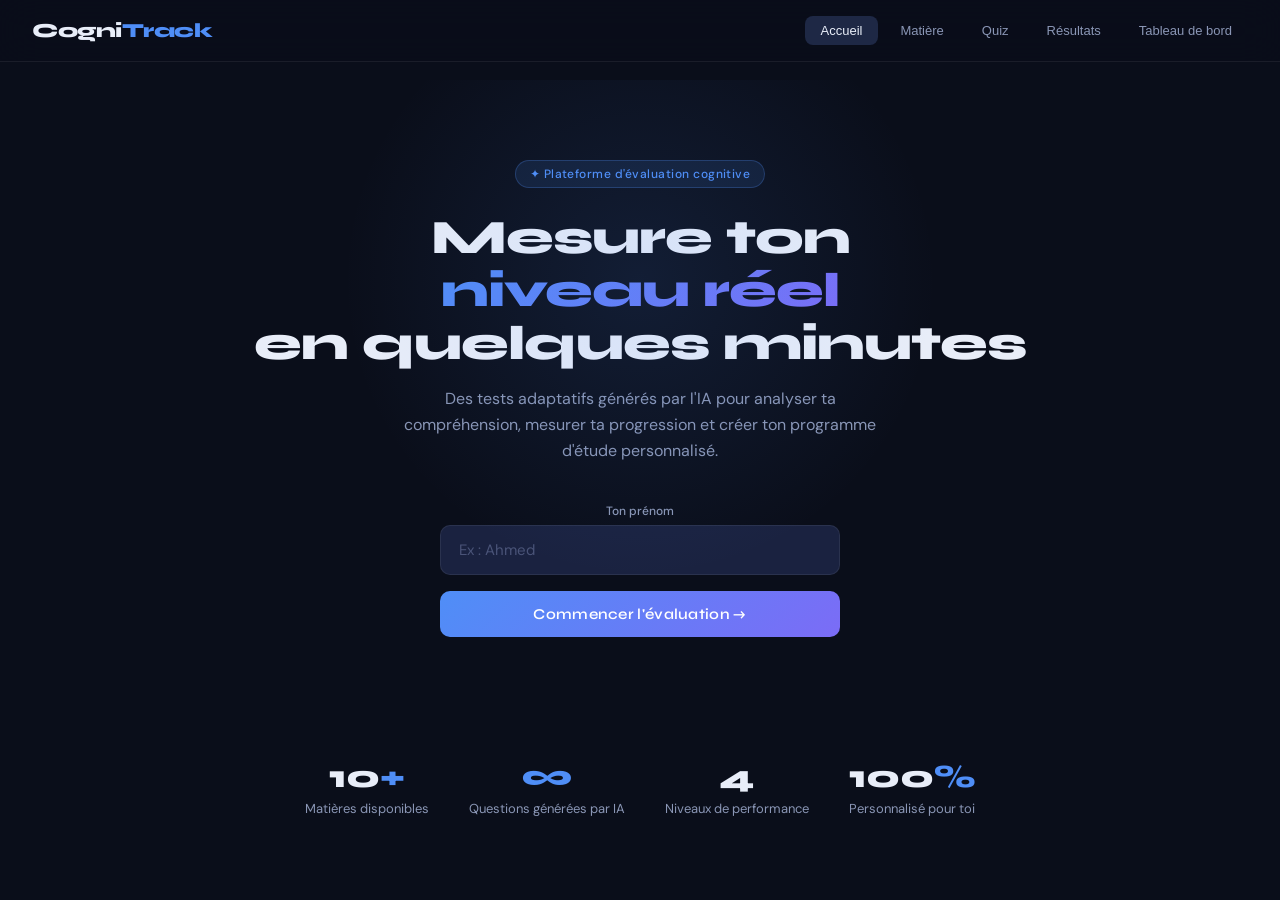
<file: maquette-cognitrack.html>
<!DOCTYPE html>
<html lang="fr">
<head>
<meta charset="UTF-8">
<meta name="viewport" content="width=device-width, initial-scale=1.0">
<title>CogniTrack — Maquette</title>
<link href="https://fonts.googleapis.com/css2?family=Syne:wght@400;500;600;700;800&family=DM+Sans:ital,wght@0,300;0,400;0,500;1,300&display=swap" rel="stylesheet">
<style>
  :root {
    --bg: #0A0E1A;
    --bg2: #0F1629;
    --bg3: #161D35;
    --card: #1A2240;
    --card2: #1E2845;
    --border: rgba(255,255,255,0.07);
    --accent: #4F8EF7;
    --accent2: #7B6CF6;
    --green: #2DD4A0;
    --orange: #F7954F;
    --red: #F76F6F;
    --yellow: #F7D14F;
    --text: #E8EDF8;
    --text2: #8A96B5;
    --text3: #4A5478;
    --radius: 16px;
    --radius-sm: 10px;
  }

  * { box-sizing: border-box; margin: 0; padding: 0; }

  body {
    font-family: 'DM Sans', sans-serif;
    background: var(--bg);
    color: var(--text);
    min-height: 100vh;
    overflow-x: hidden;
  }

  /* NAV */
  .nav {
    position: fixed; top: 0; left: 0; right: 0; z-index: 100;
    display: flex; align-items: center; justify-content: space-between;
    padding: 16px 32px;
    background: rgba(10,14,26,0.85);
    backdrop-filter: blur(20px);
    border-bottom: 1px solid var(--border);
  }
  .logo { font-family: 'Syne', sans-serif; font-weight: 800; font-size: 20px; color: var(--text); letter-spacing: -0.5px; }
  .logo span { color: var(--accent); }
  .nav-pages { display: flex; gap: 6px; }
  .nav-btn {
    padding: 7px 16px; border-radius: 8px; font-size: 13px; font-weight: 500;
    cursor: pointer; border: none; transition: all .2s;
    background: transparent; color: var(--text2);
  }
  .nav-btn.active { background: var(--card2); color: var(--text); }
  .nav-btn:hover:not(.active) { background: var(--card); color: var(--text); }

  /* PAGES */
  .page { display: none; padding-top: 80px; min-height: 100vh; animation: fadeIn .3s ease; }
  .page.active { display: block; }
  @keyframes fadeIn { from { opacity:0; transform: translateY(8px); } to { opacity:1; transform:translateY(0); } }

  /* ===== PAGE 1 : ACCUEIL ===== */
  .home-hero {
    padding: 80px 40px 60px;
    text-align: center;
    position: relative;
    overflow: hidden;
  }
  .home-hero::before {
    content: '';
    position: absolute; top: -100px; left: 50%; transform: translateX(-50%);
    width: 600px; height: 600px;
    background: radial-gradient(circle, rgba(79,142,247,0.12) 0%, transparent 70%);
    pointer-events: none;
  }
  .hero-tag {
    display: inline-block; padding: 5px 14px; border-radius: 20px;
    background: rgba(79,142,247,0.12); border: 1px solid rgba(79,142,247,0.25);
    font-size: 12px; font-weight: 500; color: var(--accent); margin-bottom: 24px;
    letter-spacing: .04em;
  }
  .hero-title {
    font-family: 'Syne', sans-serif; font-size: 48px; font-weight: 800;
    line-height: 1.1; margin-bottom: 16px; letter-spacing: -1px;
  }
  .hero-title span { 
    background: linear-gradient(135deg, var(--accent), var(--accent2));
    -webkit-background-clip: text; -webkit-text-fill-color: transparent;
  }
  .hero-sub { font-size: 16px; color: var(--text2); line-height: 1.6; max-width: 500px; margin: 0 auto 40px; }

  .hero-form {
    display: flex; flex-direction: column; align-items: center; gap: 16px; max-width: 400px; margin: 0 auto;
  }
  .input-group { width: 100%; }
  .input-label { font-size: 12px; color: var(--text2); margin-bottom: 6px; display: block; font-weight: 500; }
  .input-field {
    width: 100%; padding: 14px 18px; border-radius: var(--radius-sm);
    background: var(--card); border: 1px solid var(--border);
    color: var(--text); font-size: 15px; font-family: 'DM Sans', sans-serif;
    outline: none; transition: border-color .2s;
  }
  .input-field:focus { border-color: var(--accent); }
  .input-field::placeholder { color: var(--text3); }

  .btn-primary {
    width: 100%; padding: 14px; border-radius: var(--radius-sm);
    background: linear-gradient(135deg, var(--accent), var(--accent2));
    border: none; color: white; font-size: 15px; font-weight: 600;
    font-family: 'Syne', sans-serif; cursor: pointer; transition: all .2s;
    letter-spacing: .02em;
  }
  .btn-primary:hover { transform: translateY(-1px); box-shadow: 0 8px 30px rgba(79,142,247,0.3); }

  .home-stats {
    display: flex; justify-content: center; gap: 40px; margin-top: 60px; padding: 0 40px 60px;
  }
  .stat-item { text-align: center; }
  .stat-num { font-family: 'Syne', sans-serif; font-size: 32px; font-weight: 800; color: var(--text); }
  .stat-num span { color: var(--accent); }
  .stat-desc { font-size: 13px; color: var(--text2); margin-top: 4px; }

  /* ===== PAGE 2 : CHOIX MATIERE ===== */
  .section-header { padding: 40px 40px 24px; }
  .section-title { font-family: 'Syne', sans-serif; font-size: 28px; font-weight: 700; margin-bottom: 6px; }
  .section-sub { font-size: 14px; color: var(--text2); }

  .subjects-grid {
    display: grid; grid-template-columns: repeat(3, 1fr); gap: 16px; padding: 0 40px 40px;
  }
  .subject-card {
    background: var(--card); border: 1px solid var(--border); border-radius: var(--radius);
    padding: 28px 24px; cursor: pointer; transition: all .25s; position: relative; overflow: hidden;
  }
  .subject-card::before {
    content: ''; position: absolute; top: 0; left: 0; right: 0; height: 3px;
    background: linear-gradient(90deg, var(--c1), var(--c2));
    opacity: 0; transition: opacity .25s;
  }
  .subject-card:hover { border-color: rgba(255,255,255,0.15); transform: translateY(-3px); background: var(--card2); }
  .subject-card:hover::before { opacity: 1; }
  .subject-card.selected { border-color: var(--accent); background: rgba(79,142,247,0.08); }

  .subject-icon { font-size: 36px; margin-bottom: 14px; display: block; }
  .subject-name { font-family: 'Syne', sans-serif; font-size: 17px; font-weight: 700; margin-bottom: 4px; }
  .subject-desc { font-size: 12px; color: var(--text2); line-height: 1.5; }
  .subject-count { font-size: 11px; color: var(--text3); margin-top: 12px; font-weight: 500; }

  .level-selector { padding: 0 40px 40px; }
  .level-title { font-size: 14px; color: var(--text2); font-weight: 500; margin-bottom: 12px; }
  .levels { display: flex; gap: 10px; }
  .level-btn {
    padding: 10px 20px; border-radius: 8px; border: 1px solid var(--border);
    background: var(--card); color: var(--text2); font-size: 13px; font-weight: 500;
    cursor: pointer; transition: all .2s;
  }
  .level-btn.active { background: rgba(79,142,247,0.12); border-color: var(--accent); color: var(--accent); }

  .start-bar {
    position: fixed; bottom: 0; left: 0; right: 0;
    padding: 16px 40px; background: rgba(10,14,26,0.95); backdrop-filter: blur(20px);
    border-top: 1px solid var(--border); display: flex; align-items: center; justify-content: space-between;
  }
  .start-info { font-size: 14px; color: var(--text2); }
  .start-info strong { color: var(--text); font-weight: 600; }
  .btn-start {
    padding: 12px 32px; border-radius: var(--radius-sm);
    background: linear-gradient(135deg, var(--accent), var(--accent2));
    border: none; color: white; font-size: 14px; font-weight: 600;
    font-family: 'Syne', sans-serif; cursor: pointer; transition: all .2s;
  }
  .btn-start:hover { transform: translateY(-1px); box-shadow: 0 6px 20px rgba(79,142,247,0.35); }

  /* ===== PAGE 3 : QUIZ ===== */
  .quiz-header {
    padding: 24px 40px; display: flex; align-items: center; justify-content: space-between;
    border-bottom: 1px solid var(--border);
  }
  .quiz-meta { display: flex; align-items: center; gap: 16px; }
  .quiz-subject {
    display: flex; align-items: center; gap: 8px;
    background: rgba(79,142,247,0.1); border: 1px solid rgba(79,142,247,0.2);
    padding: 6px 14px; border-radius: 8px; font-size: 13px; font-weight: 500; color: var(--accent);
  }
  .quiz-progress-text { font-size: 13px; color: var(--text2); }
  .quiz-progress-text strong { color: var(--text); font-family: 'Syne', sans-serif; }

  .timer-wrap { display: flex; align-items: center; gap: 10px; }
  .timer-circle {
    width: 48px; height: 48px; border-radius: 50%;
    background: conic-gradient(var(--accent) 240deg, var(--card) 0deg);
    display: flex; align-items: center; justify-content: center; position: relative;
  }
  .timer-circle::before {
    content: ''; position: absolute; width: 36px; height: 36px; border-radius: 50%; background: var(--bg2);
  }
  .timer-num { font-family: 'Syne', sans-serif; font-size: 14px; font-weight: 700; position: relative; z-index: 1; }

  .progress-bar-wrap { padding: 0 40px; margin-bottom: 32px; }
  .progress-bar-bg { height: 4px; background: var(--card); border-radius: 2px; margin-top: 16px; }
  .progress-bar-fill { height: 100%; width: 40%; border-radius: 2px; background: linear-gradient(90deg, var(--accent), var(--accent2)); transition: width .4s ease; }

  .question-zone { padding: 0 40px 120px; }
  .question-num { font-size: 12px; color: var(--text3); font-weight: 500; letter-spacing: .06em; text-transform: uppercase; margin-bottom: 12px; }
  .question-text { font-family: 'Syne', sans-serif; font-size: 22px; font-weight: 700; line-height: 1.4; margin-bottom: 32px; }

  .choices { display: flex; flex-direction: column; gap: 12px; }
  .choice {
    padding: 18px 22px; border-radius: var(--radius-sm); border: 1px solid var(--border);
    background: var(--card); cursor: pointer; transition: all .2s; display: flex; align-items: center; gap: 14px;
  }
  .choice:hover { border-color: rgba(79,142,247,0.4); background: var(--card2); transform: translateX(4px); }
  .choice.correct { border-color: var(--green); background: rgba(45,212,160,0.08); }
  .choice.wrong { border-color: var(--red); background: rgba(247,111,111,0.08); }
  .choice-letter {
    width: 32px; height: 32px; border-radius: 8px; background: var(--bg3);
    display: flex; align-items: center; justify-content: center;
    font-family: 'Syne', sans-serif; font-size: 13px; font-weight: 700;
    flex-shrink: 0; color: var(--text2);
  }
  .choice.correct .choice-letter { background: var(--green); color: #0A0E1A; }
  .choice.wrong .choice-letter { background: var(--red); color: white; }
  .choice-text { font-size: 15px; }

  .quiz-bottom-bar {
    position: fixed; bottom: 0; left: 0; right: 0; padding: 16px 40px;
    background: rgba(10,14,26,0.95); backdrop-filter: blur(20px); border-top: 1px solid var(--border);
    display: flex; justify-content: flex-end;
  }
  .btn-next {
    padding: 12px 32px; border-radius: var(--radius-sm);
    background: var(--card2); border: 1px solid var(--border);
    color: var(--text); font-size: 14px; font-weight: 600; font-family: 'Syne', sans-serif;
    cursor: pointer; transition: all .2s;
  }
  .btn-next:hover { background: var(--accent); border-color: var(--accent); }

  /* ===== PAGE 4 : RÉSULTATS ===== */
  .results-hero {
    padding: 50px 40px 40px; text-align: center; position: relative;
  }
  .score-ring-wrap { margin: 0 auto 32px; width: 160px; height: 160px; position: relative; }
  .score-ring-svg { transform: rotate(-90deg); }
  .score-ring-bg { fill: none; stroke: var(--card); stroke-width: 12; }
  .score-ring-fill { fill: none; stroke: url(#scoreGrad); stroke-width: 12; stroke-linecap: round; stroke-dasharray: 408; stroke-dashoffset: 100; }
  .score-center { position: absolute; top: 50%; left: 50%; transform: translate(-50%,-50%); text-align: center; }
  .score-num { font-family: 'Syne', sans-serif; font-size: 38px; font-weight: 800; line-height: 1; }
  .score-label { font-size: 12px; color: var(--text2); margin-top: 2px; }

  .level-badge {
    display: inline-block; padding: 8px 20px; border-radius: 20px; font-family: 'Syne', sans-serif;
    font-size: 14px; font-weight: 700; letter-spacing: .04em; margin-bottom: 12px;
  }
  .level-excellent { background: rgba(45,212,160,0.15); color: var(--green); border: 1px solid rgba(45,212,160,0.3); }
  .level-avance { background: rgba(79,142,247,0.15); color: var(--accent); border: 1px solid rgba(79,142,247,0.3); }

  .results-stats {
    display: grid; grid-template-columns: repeat(3, 1fr); gap: 16px; padding: 0 40px 32px;
  }
  .res-stat {
    background: var(--card); border: 1px solid var(--border); border-radius: var(--radius);
    padding: 20px; text-align: center;
  }
  .res-stat-num { font-family: 'Syne', sans-serif; font-size: 28px; font-weight: 800; }
  .res-stat-label { font-size: 12px; color: var(--text2); margin-top: 4px; }

  .program-section { padding: 0 40px 120px; }
  .program-title { font-family: 'Syne', sans-serif; font-size: 20px; font-weight: 700; margin-bottom: 6px; }
  .program-sub { font-size: 13px; color: var(--text2); margin-bottom: 20px; }

  .ai-tag {
    display: inline-flex; align-items: center; gap: 6px;
    background: rgba(123,108,246,0.12); border: 1px solid rgba(123,108,246,0.25);
    padding: 4px 12px; border-radius: 20px; font-size: 11px; color: var(--accent2);
    font-weight: 500; margin-bottom: 16px;
  }
  .ai-dot { width: 6px; height: 6px; border-radius: 50%; background: var(--accent2); animation: pulse 1.5s infinite; }
  @keyframes pulse { 0%,100%{opacity:1;} 50%{opacity:.3;} }

  .program-days { display: flex; flex-direction: column; gap: 10px; }
  .program-day {
    background: var(--card); border: 1px solid var(--border); border-radius: var(--radius-sm);
    padding: 16px 18px; display: flex; align-items: flex-start; gap: 14px;
  }
  .day-dot { width: 36px; height: 36px; border-radius: 8px; background: var(--bg3); display: flex; align-items: center; justify-content: center; font-family: 'Syne', sans-serif; font-size: 12px; font-weight: 700; color: var(--accent); flex-shrink: 0; }
  .day-info-title { font-size: 14px; font-weight: 500; margin-bottom: 3px; }
  .day-info-sub { font-size: 12px; color: var(--text2); }
  .day-duration { margin-left: auto; font-size: 11px; color: var(--text3); font-weight: 500; white-space: nowrap; padding-top: 2px; }

  .motivation-card {
    background: linear-gradient(135deg, rgba(79,142,247,0.1), rgba(123,108,246,0.1));
    border: 1px solid rgba(79,142,247,0.2); border-radius: var(--radius);
    padding: 20px 22px; margin: 0 40px 20px; display: flex; align-items: center; gap: 16px;
  }
  .motivation-emoji { font-size: 32px; flex-shrink: 0; }
  .motivation-text { font-size: 14px; line-height: 1.6; color: var(--text); }
  .motivation-text strong { color: var(--accent); }

  /* ===== PAGE 5 : TABLEAU DE BORD ===== */
  .dashboard-grid { display: grid; grid-template-columns: 1fr 1fr; gap: 16px; padding: 0 40px 32px; }
  .dash-card { background: var(--card); border: 1px solid var(--border); border-radius: var(--radius); padding: 22px; }
  .dash-card-title { font-size: 12px; color: var(--text2); font-weight: 500; letter-spacing: .04em; text-transform: uppercase; margin-bottom: 16px; }
  .dash-card.wide { grid-column: span 2; }

  .kpi-row { display: grid; grid-template-columns: repeat(4, 1fr); gap: 16px; padding: 0 40px 20px; }
  .kpi { background: var(--card); border: 1px solid var(--border); border-radius: var(--radius); padding: 20px; }
  .kpi-val { font-family: 'Syne', sans-serif; font-size: 28px; font-weight: 800; }
  .kpi-val.green { color: var(--green); }
  .kpi-val.blue { color: var(--accent); }
  .kpi-val.purple { color: var(--accent2); }
  .kpi-val.orange { color: var(--orange); }
  .kpi-label { font-size: 12px; color: var(--text2); margin-top: 4px; }
  .kpi-delta { font-size: 11px; color: var(--green); margin-top: 8px; font-weight: 500; }

  /* Fake chart */
  .chart-bars { display: flex; align-items: flex-end; gap: 8px; height: 100px; }
  .bar-wrap { flex: 1; display: flex; flex-direction: column; align-items: center; gap: 6px; }
  .bar { width: 100%; border-radius: 4px 4px 0 0; transition: height .3s; background: linear-gradient(180deg, var(--accent), var(--accent2)); min-height: 4px; }
  .bar-label { font-size: 10px; color: var(--text3); }

  .subject-rows { display: flex; flex-direction: column; gap: 12px; }
  .subject-row { }
  .subject-row-top { display: flex; justify-content: space-between; margin-bottom: 6px; }
  .subject-row-name { font-size: 13px; font-weight: 500; }
  .subject-row-pct { font-size: 13px; font-weight: 600; }
  .subject-row-bar { height: 6px; background: var(--bg3); border-radius: 3px; overflow: hidden; }
  .subject-row-fill { height: 100%; border-radius: 3px; }

  .history-list { display: flex; flex-direction: column; gap: 10px; }
  .history-item {
    display: flex; align-items: center; gap: 12px;
    padding: 12px 14px; border-radius: var(--radius-sm);
    background: var(--bg3); border: 1px solid var(--border);
  }
  .history-icon { font-size: 20px; }
  .history-name { font-size: 13px; font-weight: 500; flex: 1; }
  .history-date { font-size: 11px; color: var(--text3); }
  .history-score { font-family: 'Syne', sans-serif; font-size: 14px; font-weight: 700; }
  .score-good { color: var(--green); }
  .score-mid { color: var(--yellow); }
  .score-bad { color: var(--red); }

  /* RESPONSIVE */
  @media (max-width: 700px) {
    .subjects-grid { grid-template-columns: repeat(2, 1fr); padding: 0 20px 120px; }
    .hero-title { font-size: 32px; }
    .home-stats { gap: 24px; }
    .dashboard-grid { grid-template-columns: 1fr; }
    .dash-card.wide { grid-column: span 1; }
    .kpi-row { grid-template-columns: repeat(2, 1fr); }
    .results-stats { grid-template-columns: 1fr 1fr; }
    .section-header, .progress-bar-wrap, .question-zone, .level-selector, .program-section, .results-hero, .results-stats, .program-section, .motivation-card, .kpi-row { padding-left: 20px; padding-right: 20px; }
    .quiz-header, .start-bar, .quiz-bottom-bar { padding-left: 20px; padding-right: 20px; }
    .dashboard-grid { padding: 0 20px 32px; }
    .history-list { padding: 0; }
    .nav { padding: 12px 16px; }
    .nav-pages { gap: 2px; }
    .nav-btn { padding: 6px 10px; font-size: 11px; }
  }
</style>
</head>
<body>

<!-- NAV -->
<nav class="nav">
  <div class="logo">Cogni<span>Track</span></div>
  <div class="nav-pages">
    <button class="nav-btn active" onclick="showPage('accueil')">Accueil</button>
    <button class="nav-btn" onclick="showPage('matiere')">Matière</button>
    <button class="nav-btn" onclick="showPage('quiz')">Quiz</button>
    <button class="nav-btn" onclick="showPage('resultats')">Résultats</button>
    <button class="nav-btn" onclick="showPage('dashboard')">Tableau de bord</button>
  </div>
</nav>

<!-- ===== PAGE 1 : ACCUEIL ===== -->
<div class="page active" id="page-accueil">
  <div class="home-hero">
    <div class="hero-tag">✦ Plateforme d'évaluation cognitive</div>
    <h1 class="hero-title">Mesure ton<br><span>niveau réel</span><br>en quelques minutes</h1>
    <p class="hero-sub">Des tests adaptatifs générés par l'IA pour analyser ta compréhension, mesurer ta progression et créer ton programme d'étude personnalisé.</p>

    <div class="hero-form">
      <div class="input-group">
        <label class="input-label">Ton prénom</label>
        <input class="input-field" type="text" placeholder="Ex : Ahmed" id="studentName">
      </div>
      <button class="btn-primary" onclick="showPage('matiere')">Commencer l'évaluation →</button>
    </div>
  </div>

  <div class="home-stats">
    <div class="stat-item">
      <div class="stat-num">10<span>+</span></div>
      <div class="stat-desc">Matières disponibles</div>
    </div>
    <div class="stat-item">
      <div class="stat-num"><span>∞</span></div>
      <div class="stat-desc">Questions générées par IA</div>
    </div>
    <div class="stat-item">
      <div class="stat-num">4</div>
      <div class="stat-desc">Niveaux de performance</div>
    </div>
    <div class="stat-item">
      <div class="stat-num">100<span>%</span></div>
      <div class="stat-desc">Personnalisé pour toi</div>
    </div>
  </div>
</div>

<!-- ===== PAGE 2 : CHOIX MATIÈRE ===== -->
<div class="page" id="page-matiere">
  <div class="section-header">
    <h2 class="section-title">Choisir une matière</h2>
    <p class="section-sub">Sélectionne la matière que tu veux évaluer. L'IA va générer les questions.</p>
  </div>

  <div class="subjects-grid">
    <div class="subject-card" style="--c1:#4F8EF7;--c2:#7B6CF6" onclick="selectSubject(this)">
      <span class="subject-icon">🧮</span>
      <div class="subject-name">Mathématiques</div>
      <div class="subject-desc">Algèbre, analyse, probabilités, géométrie</div>
      <div class="subject-count">Questions générées par IA</div>
    </div>
    <div class="subject-card" style="--c1:#2DD4A0;--c2:#4F8EF7" onclick="selectSubject(this)">
      <span class="subject-icon">🌐</span>
      <div class="subject-name">Réseaux</div>
      <div class="subject-desc">TCP/IP, protocoles, architecture réseau</div>
      <div class="subject-count">Questions générées par IA</div>
    </div>
    <div class="subject-card" style="--c1:#F7954F;--c2:#F7D14F" onclick="selectSubject(this)">
      <span class="subject-icon">💻</span>
      <div class="subject-name">Programmation</div>
      <div class="subject-desc">Algorithmique, structures de données, POO</div>
      <div class="subject-count">Questions générées par IA</div>
    </div>
    <div class="subject-card" style="--c1:#F76F6F;--c2:#F7954F" onclick="selectSubject(this)">
      <span class="subject-icon">📡</span>
      <div class="subject-name">Systèmes</div>
      <div class="subject-desc">OS, processus, gestion mémoire, Linux</div>
      <div class="subject-count">Questions générées par IA</div>
    </div>
    <div class="subject-card" style="--c1:#7B6CF6;--c2:#F76F6F" onclick="selectSubject(this)">
      <span class="subject-icon">🗄️</span>
      <div class="subject-name">Base de données</div>
      <div class="subject-desc">SQL, modélisation, normalisation, requêtes</div>
      <div class="subject-count">Questions générées par IA</div>
    </div>
    <div class="subject-card" style="--c1:#F7D14F;--c2:#2DD4A0" onclick="selectSubject(this)">
      <span class="subject-icon">📚</span>
      <div class="subject-name">Culture générale</div>
      <div class="subject-desc">Histoire, géographie, sciences, actualités</div>
      <div class="subject-count">Questions générées par IA</div>
    </div>
  </div>

  <div class="level-selector">
    <div class="level-title">Niveau de difficulté</div>
    <div class="levels">
      <button class="level-btn" onclick="selectLevel(this)">Débutant</button>
      <button class="level-btn active" onclick="selectLevel(this)">Intermédiaire</button>
      <button class="level-btn" onclick="selectLevel(this)">Avancé</button>
    </div>
  </div>

  <div class="start-bar">
    <div class="start-info">Matière sélectionnée : <strong id="selectedSubjectName">Aucune</strong> · Niveau : <strong>Intermédiaire</strong></div>
    <button class="btn-start" onclick="showPage('quiz')">Lancer le test ✦</button>
  </div>
</div>

<!-- ===== PAGE 3 : QUIZ ===== -->
<div class="page" id="page-quiz">
  <div class="quiz-header">
    <div class="quiz-meta">
      <div class="quiz-subject">💻 Programmation</div>
      <div class="quiz-progress-text">Question <strong>4</strong> sur <strong>10</strong></div>
    </div>
    <div class="timer-wrap">
      <div class="timer-circle">
        <div class="timer-num">12</div>
      </div>
    </div>
  </div>

  <div class="progress-bar-wrap">
    <div class="progress-bar-bg">
      <div class="progress-bar-fill" style="width:40%"></div>
    </div>
  </div>

  <div class="question-zone">
    <div class="question-num">Question 4 / 10</div>
    <div class="question-text">Quelle est la complexité temporelle de l'algorithme de tri rapide (QuickSort) dans le meilleur cas ?</div>

    <div class="choices">
      <div class="choice" onclick="selectChoice(this)">
        <div class="choice-letter">A</div>
        <div class="choice-text">O(n²)</div>
      </div>
      <div class="choice correct" onclick="selectChoice(this)">
        <div class="choice-letter">B</div>
        <div class="choice-text">O(n log n)</div>
      </div>
      <div class="choice" onclick="selectChoice(this)">
        <div class="choice-letter">C</div>
        <div class="choice-text">O(n)</div>
      </div>
      <div class="choice wrong" onclick="selectChoice(this)">
        <div class="choice-letter">D</div>
        <div class="choice-text">O(log n)</div>
      </div>
    </div>
  </div>

  <div class="quiz-bottom-bar">
    <button class="btn-next" onclick="showPage('resultats')">Question suivante →</button>
  </div>
</div>

<!-- ===== PAGE 4 : RÉSULTATS ===== -->
<div class="page" id="page-resultats">

  <div class="results-hero">
    <div class="score-ring-wrap">
      <svg class="score-ring-svg" width="160" height="160" viewBox="0 0 160 160">
        <defs>
          <linearGradient id="scoreGrad" x1="0%" y1="0%" x2="100%" y2="0%">
            <stop offset="0%" stop-color="#4F8EF7"/>
            <stop offset="100%" stop-color="#2DD4A0"/>
          </linearGradient>
        </defs>
        <circle class="score-ring-bg" cx="80" cy="80" r="65"/>
        <circle class="score-ring-fill" cx="80" cy="80" r="65"/>
      </svg>
      <div class="score-center">
        <div class="score-num">78</div>
        <div class="score-label">/ 100</div>
      </div>
    </div>

    <div class="level-badge level-avance">⭐ Niveau Avancé</div>
    <p style="font-size:14px;color:var(--text2);margin-top:4px">Programmation · Intermédiaire · 23 mai 2025</p>
  </div>

  <div class="motivation-card">
    <div class="motivation-emoji">🚀</div>
    <div class="motivation-text">
      <strong>Excellent travail, Ahmed !</strong> Tu maîtrises bien les concepts de base de la programmation. Quelques lacunes en complexité algorithmique, mais tu es sur la bonne voie. Continue comme ça !
    </div>
  </div>

  <div class="results-stats">
    <div class="res-stat">
      <div class="res-stat-num" style="color:var(--green)">8/10</div>
      <div class="res-stat-label">Bonnes réponses</div>
    </div>
    <div class="res-stat">
      <div class="res-stat-num" style="color:var(--accent)">14s</div>
      <div class="res-stat-label">Temps moyen / question</div>
    </div>
    <div class="res-stat">
      <div class="res-stat-num" style="color:var(--accent2)">+8pts</div>
      <div class="res-stat-label">Bonus rapidité</div>
    </div>
  </div>

  <div class="program-section">
    <div class="program-title">Programme d'étude personnalisé</div>
    <div class="program-sub">Généré par l'IA selon tes résultats · Basé sur tes lacunes en complexité algorithmique</div>
    <div class="ai-tag"><div class="ai-dot"></div> Généré par Gemini AI</div>

    <div class="program-days">
      <div class="program-day">
        <div class="day-dot">J1</div>
        <div class="day-info">
          <div class="day-info-title">Révision des complexités O(n)</div>
          <div class="day-info-sub">Cours + exercices sur Big O notation</div>
        </div>
        <div class="day-duration">30 min</div>
      </div>
      <div class="program-day">
        <div class="day-dot">J2</div>
        <div class="day-info">
          <div class="day-info-title">Tri rapide & tri fusion</div>
          <div class="day-info-sub">Implémentation pratique en Python</div>
        </div>
        <div class="day-duration">45 min</div>
      </div>
      <div class="program-day">
        <div class="day-dot">J3</div>
        <div class="day-info">
          <div class="day-info-title">Structures de données</div>
          <div class="day-info-sub">Piles, files, arbres binaires</div>
        </div>
        <div class="day-duration">40 min</div>
      </div>
      <div class="program-day">
        <div class="day-dot">J4-J5</div>
        <div class="day-info">
          <div class="day-info-title">Exercices pratiques avancés</div>
          <div class="day-info-sub">LeetCode niveau facile → moyen</div>
        </div>
        <div class="day-duration">1h/jour</div>
      </div>
      <div class="program-day">
        <div class="day-dot">J6-J7</div>
        <div class="day-info">
          <div class="day-info-title">Mini-test de consolidation</div>
          <div class="day-info-sub">Test CogniTrack pour mesurer la progression</div>
        </div>
        <div class="day-duration">30 min</div>
      </div>
    </div>
  </div>
</div>

<!-- ===== PAGE 5 : TABLEAU DE BORD ===== -->
<div class="page" id="page-dashboard">
  <div class="section-header">
    <h2 class="section-title">Tableau de bord</h2>
    <p class="section-sub">Suivi de ta progression · Ahmed · Mai 2025</p>
  </div>

  <div class="kpi-row">
    <div class="kpi">
      <div class="kpi-val green">78</div>
      <div class="kpi-label">Score moyen global</div>
      <div class="kpi-delta">↑ +12 ce mois</div>
    </div>
    <div class="kpi">
      <div class="kpi-val blue">6</div>
      <div class="kpi-label">Tests complétés</div>
      <div class="kpi-delta">↑ +3 cette semaine</div>
    </div>
    <div class="kpi">
      <div class="kpi-val purple">Avancé</div>
      <div class="kpi-label">Niveau actuel</div>
      <div class="kpi-delta">↑ Depuis Moyen</div>
    </div>
    <div class="kpi">
      <div class="kpi-val orange">3h20</div>
      <div class="kpi-label">Temps total d'étude</div>
      <div class="kpi-delta">Objectif : 5h/semaine</div>
    </div>
  </div>

  <div class="dashboard-grid">
    <div class="dash-card wide">
      <div class="dash-card-title">Évolution des scores — 7 derniers jours</div>
      <div class="chart-bars">
        <div class="bar-wrap"><div class="bar" style="height:45%"></div><div class="bar-label">L</div></div>
        <div class="bar-wrap"><div class="bar" style="height:55%"></div><div class="bar-label">M</div></div>
        <div class="bar-wrap"><div class="bar" style="height:48%"></div><div class="bar-label">M</div></div>
        <div class="bar-wrap"><div class="bar" style="height:70%"></div><div class="bar-label">J</div></div>
        <div class="bar-wrap"><div class="bar" style="height:62%"></div><div class="bar-label">V</div></div>
        <div class="bar-wrap"><div class="bar" style="height:75%"></div><div class="bar-label">S</div></div>
        <div class="bar-wrap"><div class="bar" style="height:78%"></div><div class="bar-label">D</div></div>
      </div>
    </div>

    <div class="dash-card">
      <div class="dash-card-title">Performance par matière</div>
      <div class="subject-rows">
        <div class="subject-row">
          <div class="subject-row-top">
            <span class="subject-row-name">💻 Programmation</span>
            <span class="subject-row-pct" style="color:var(--green)">78%</span>
          </div>
          <div class="subject-row-bar"><div class="subject-row-fill" style="width:78%;background:var(--green)"></div></div>
        </div>
        <div class="subject-row">
          <div class="subject-row-top">
            <span class="subject-row-name">🌐 Réseaux</span>
            <span class="subject-row-pct" style="color:var(--accent)">65%</span>
          </div>
          <div class="subject-row-bar"><div class="subject-row-fill" style="width:65%;background:var(--accent)"></div></div>
        </div>
        <div class="subject-row">
          <div class="subject-row-top">
            <span class="subject-row-name">🧮 Mathématiques</span>
            <span class="subject-row-pct" style="color:var(--yellow)">52%</span>
          </div>
          <div class="subject-row-bar"><div class="subject-row-fill" style="width:52%;background:var(--yellow)"></div></div>
        </div>
        <div class="subject-row">
          <div class="subject-row-top">
            <span class="subject-row-name">🗄️ Base de données</span>
            <span class="subject-row-pct" style="color:var(--red)">41%</span>
          </div>
          <div class="subject-row-bar"><div class="subject-row-fill" style="width:41%;background:var(--red)"></div></div>
        </div>
      </div>
    </div>

    <div class="dash-card">
      <div class="dash-card-title">Historique des tests</div>
      <div class="history-list">
        <div class="history-item">
          <div class="history-icon">💻</div>
          <div class="history-name">Programmation</div>
          <div class="history-date">Aujourd'hui</div>
          <div class="history-score score-good">78</div>
        </div>
        <div class="history-item">
          <div class="history-icon">🌐</div>
          <div class="history-name">Réseaux</div>
          <div class="history-date">Hier</div>
          <div class="history-score score-mid">65</div>
        </div>
        <div class="history-item">
          <div class="history-icon">🧮</div>
          <div class="history-name">Mathématiques</div>
          <div class="history-date">20 mai</div>
          <div class="history-score score-mid">52</div>
        </div>
        <div class="history-item">
          <div class="history-icon">🗄️</div>
          <div class="history-name">Base de données</div>
          <div class="history-date">18 mai</div>
          <div class="history-score score-bad">41</div>
        </div>
      </div>
    </div>
  </div>
</div>

<script>
function showPage(name) {
  document.querySelectorAll('.page').forEach(p => p.classList.remove('active'));
  document.querySelectorAll('.nav-btn').forEach(b => b.classList.remove('active'));
  document.getElementById('page-' + name).classList.add('active');
  const btns = document.querySelectorAll('.nav-btn');
  const pages = ['accueil','matiere','quiz','resultats','dashboard'];
  btns[pages.indexOf(name)].classList.add('active');
  window.scrollTo(0, 0);
}

function selectSubject(card) {
  document.querySelectorAll('.subject-card').forEach(c => c.classList.remove('selected'));
  card.classList.add('selected');
  document.getElementById('selectedSubjectName').textContent = card.querySelector('.subject-name').textContent;
}

function selectLevel(btn) {
  document.querySelectorAll('.level-btn').forEach(b => b.classList.remove('active'));
  btn.classList.add('active');
}

function selectChoice(choice) {
  // démo uniquement — pas de logique réelle
}
</script>

</body>
</html>
</file>
